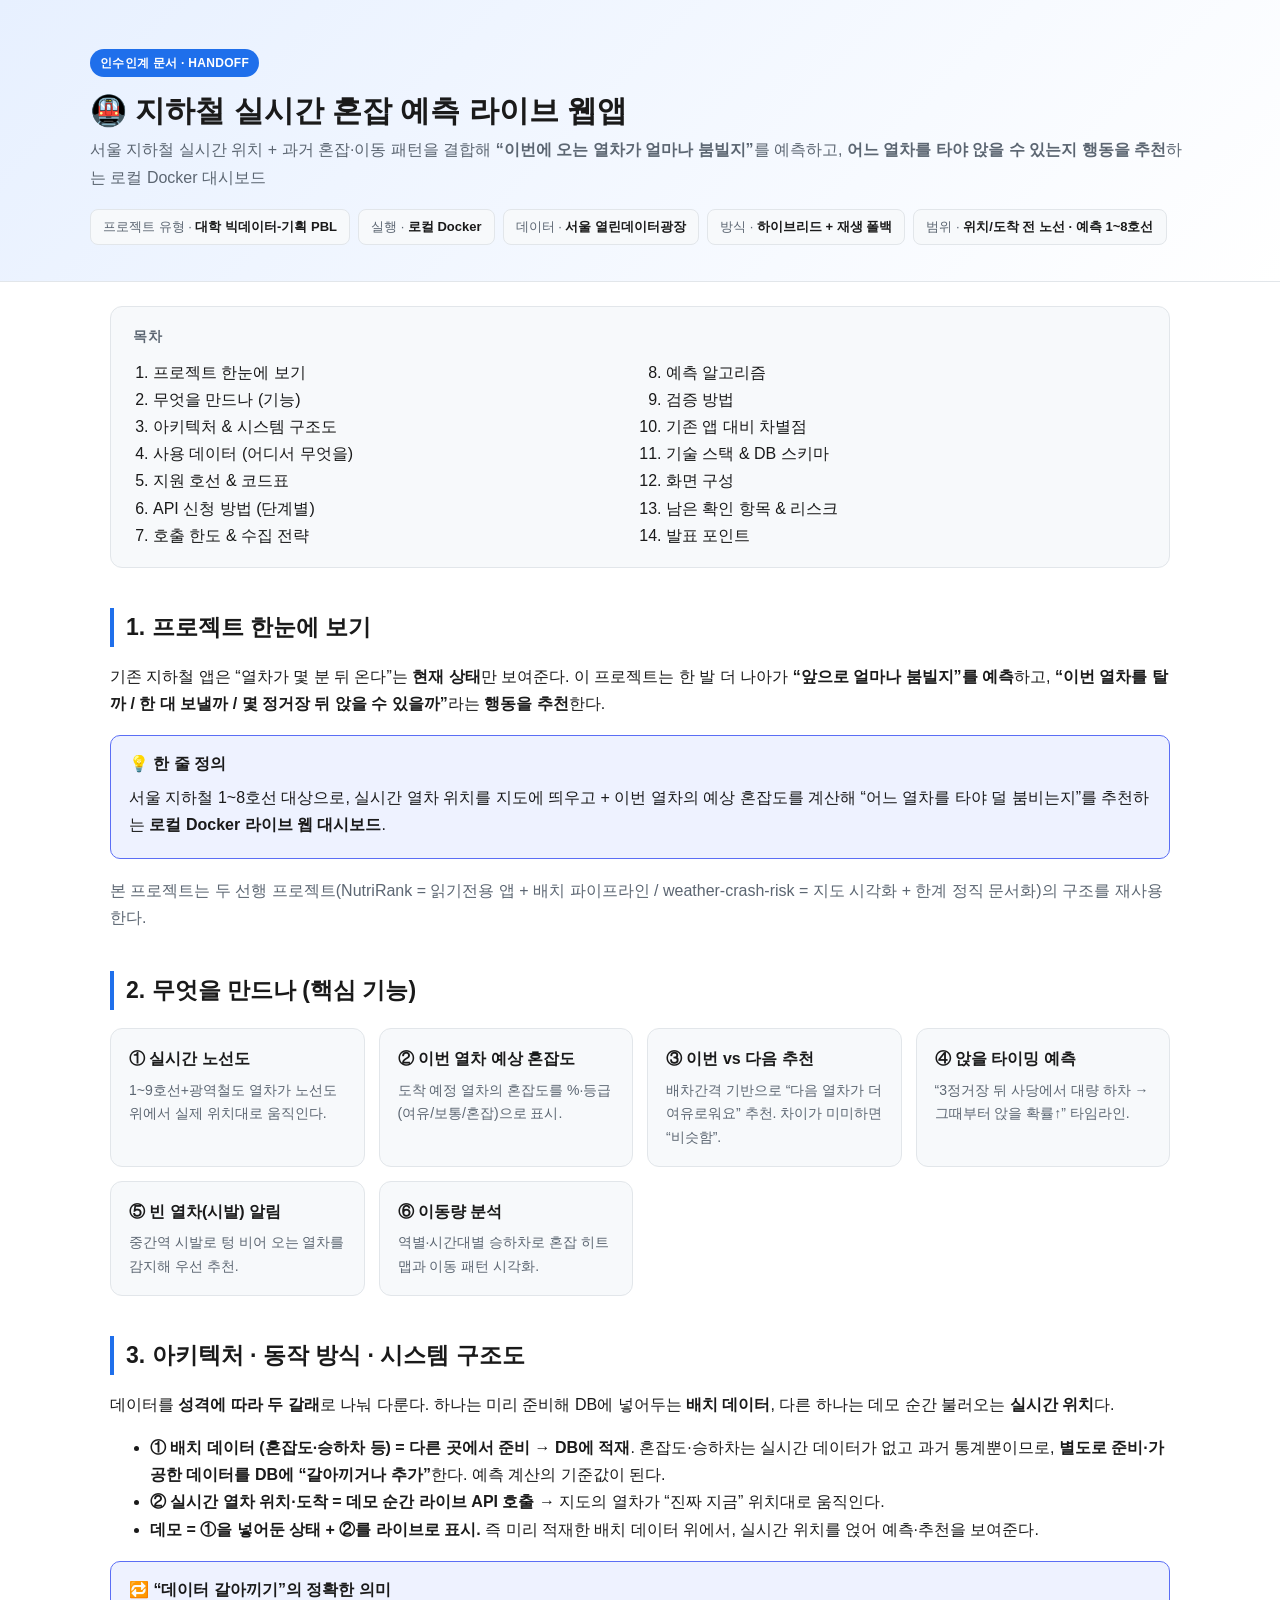
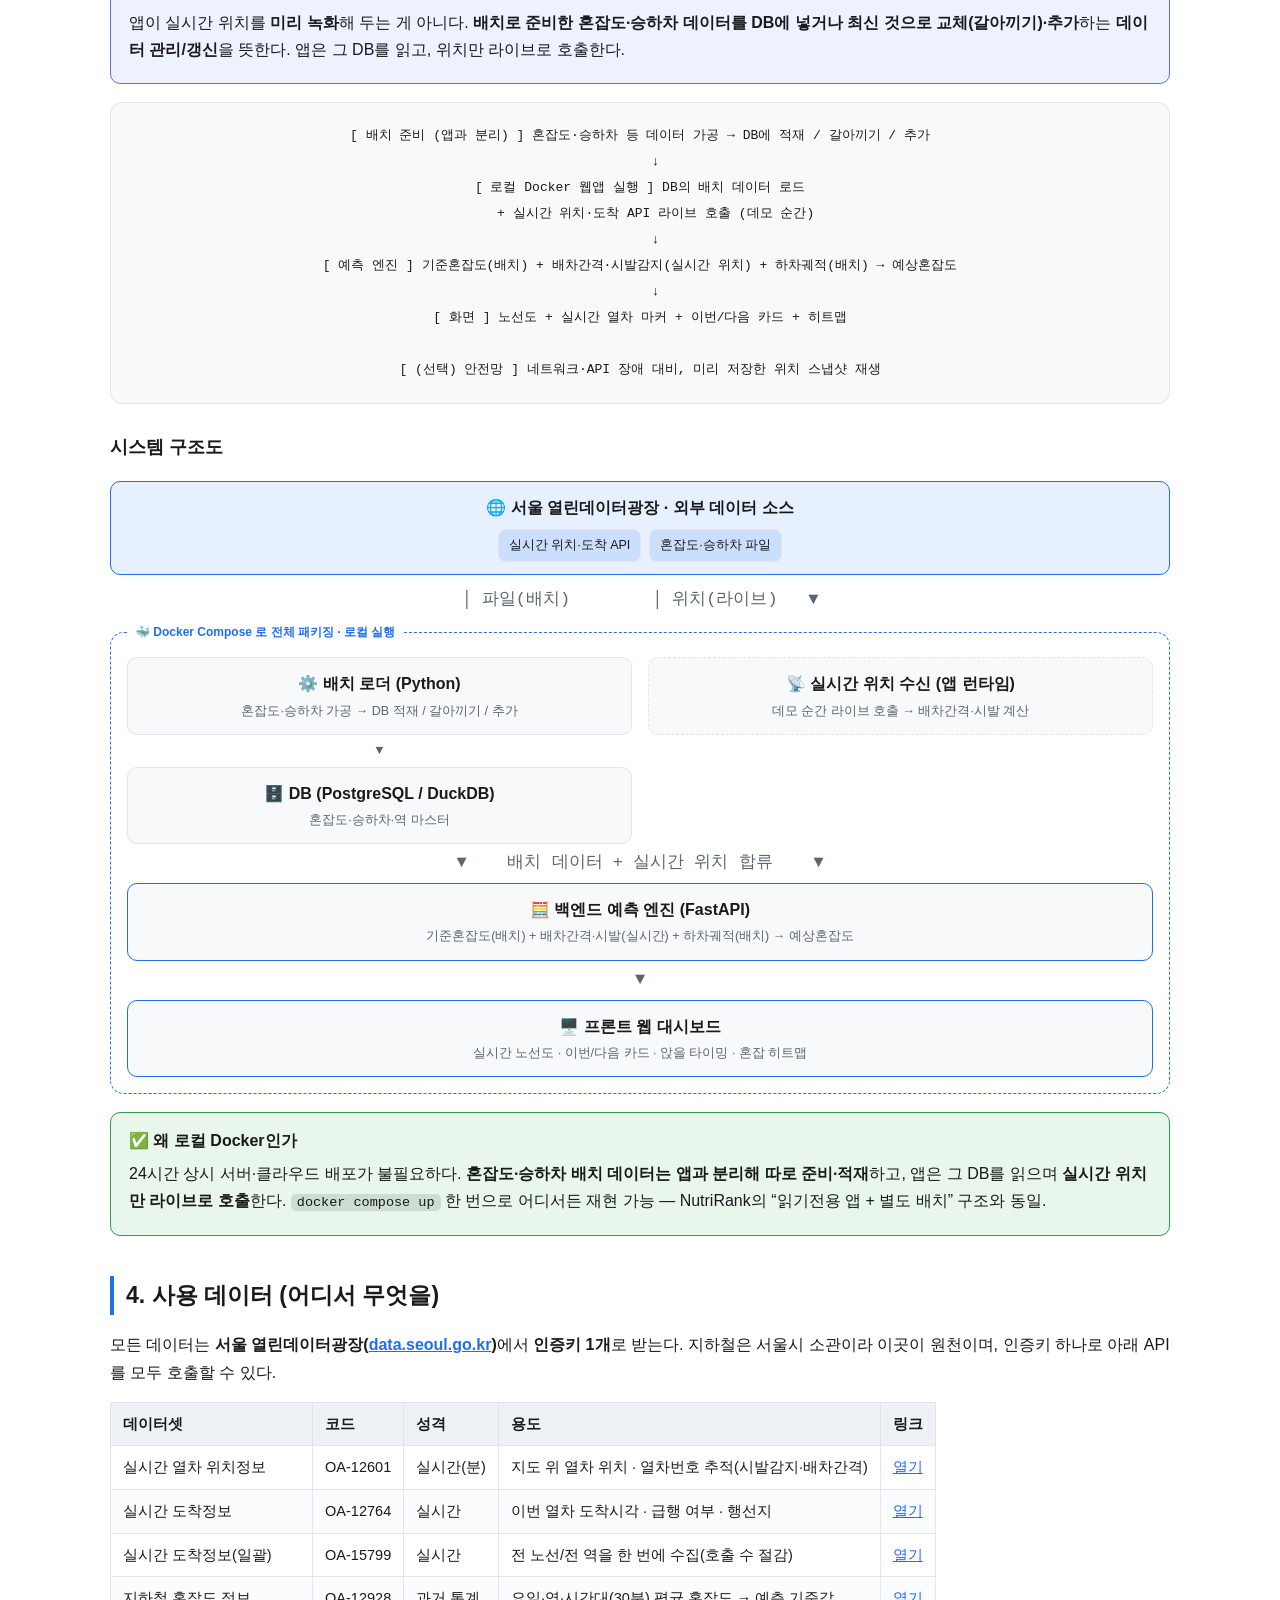
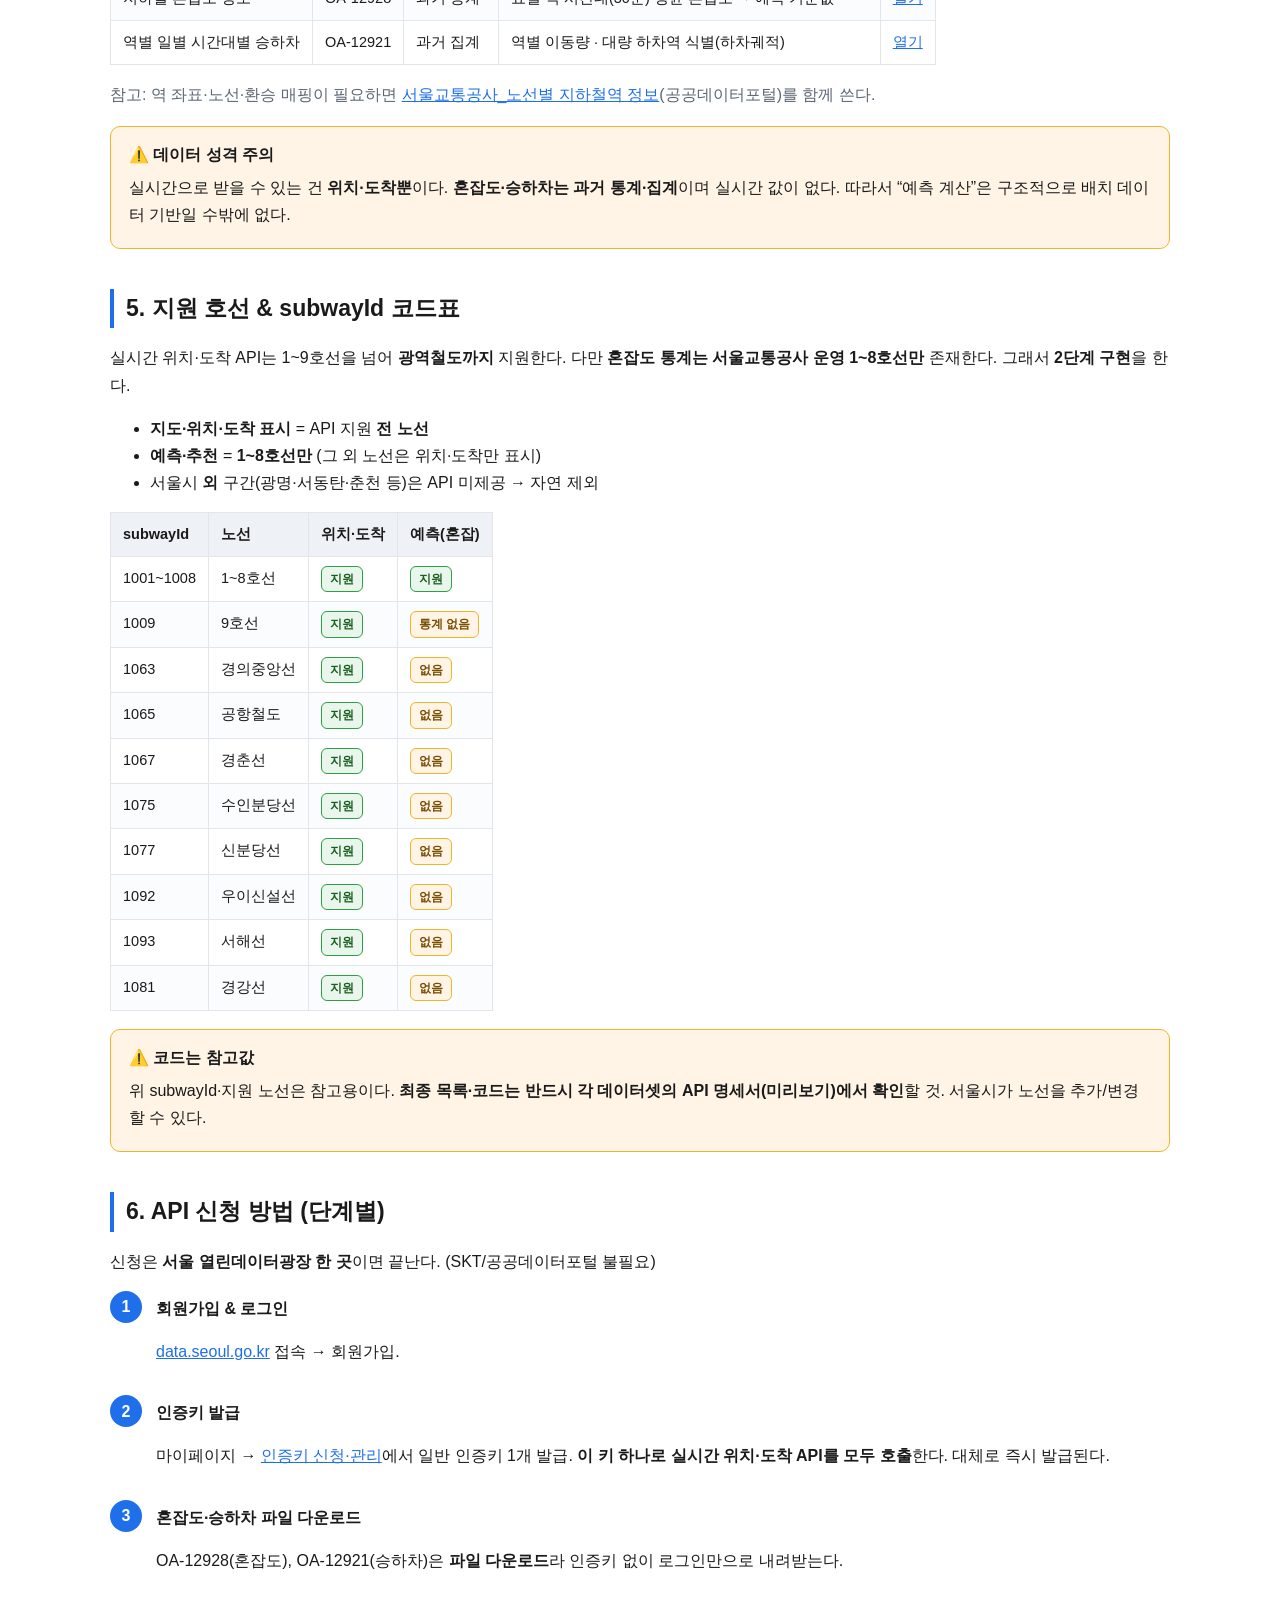
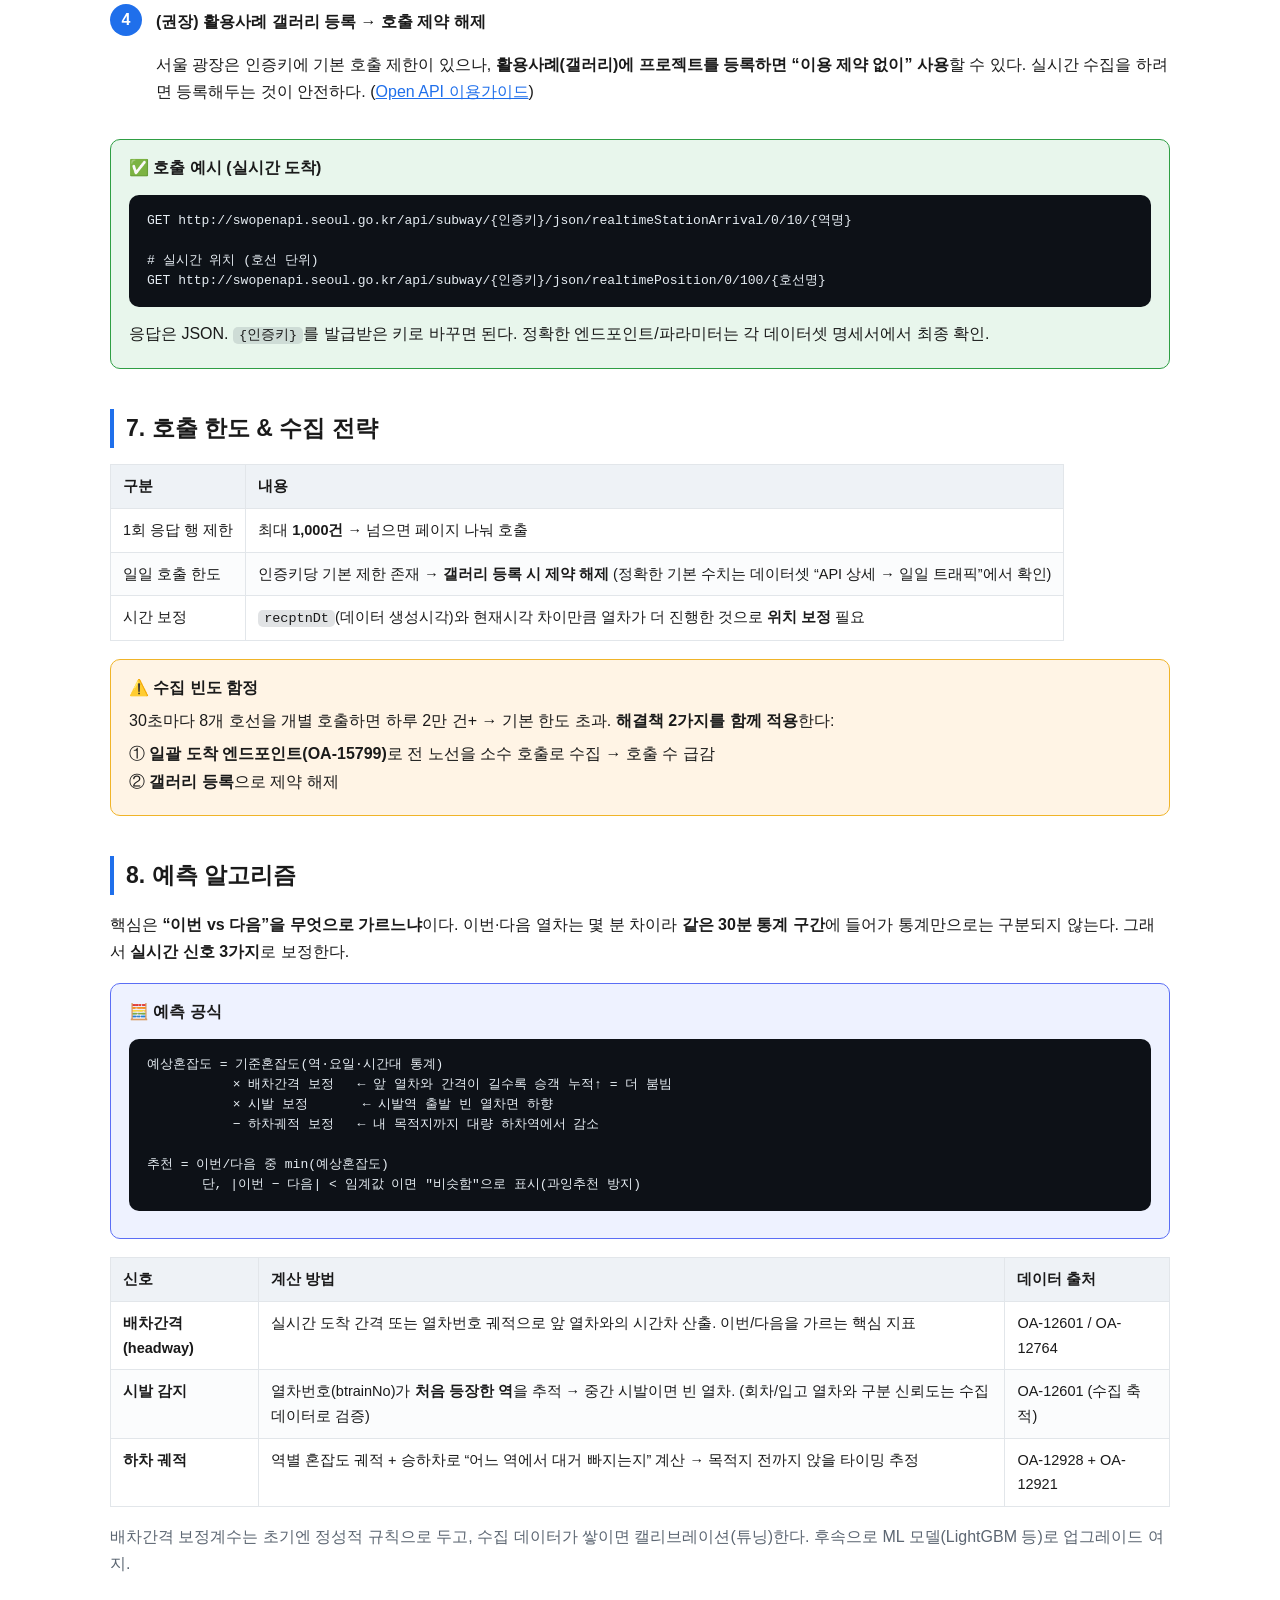
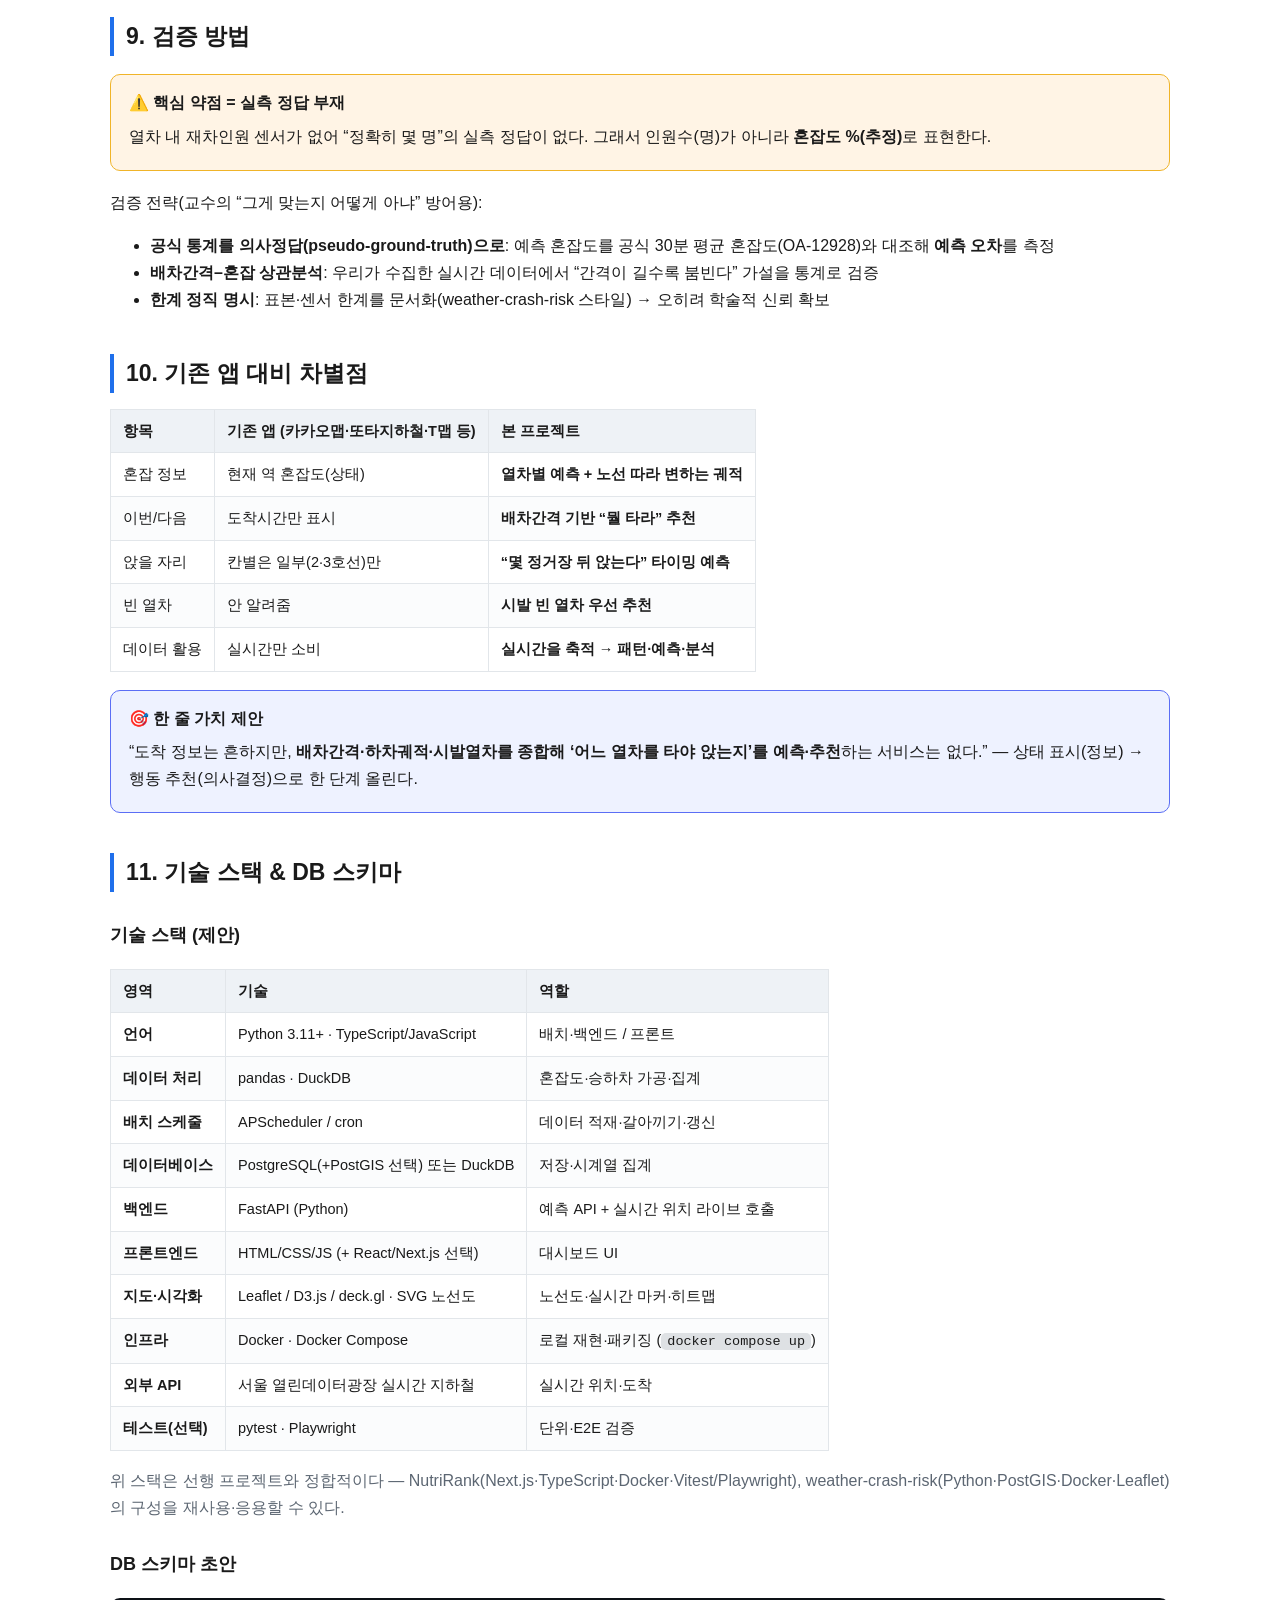
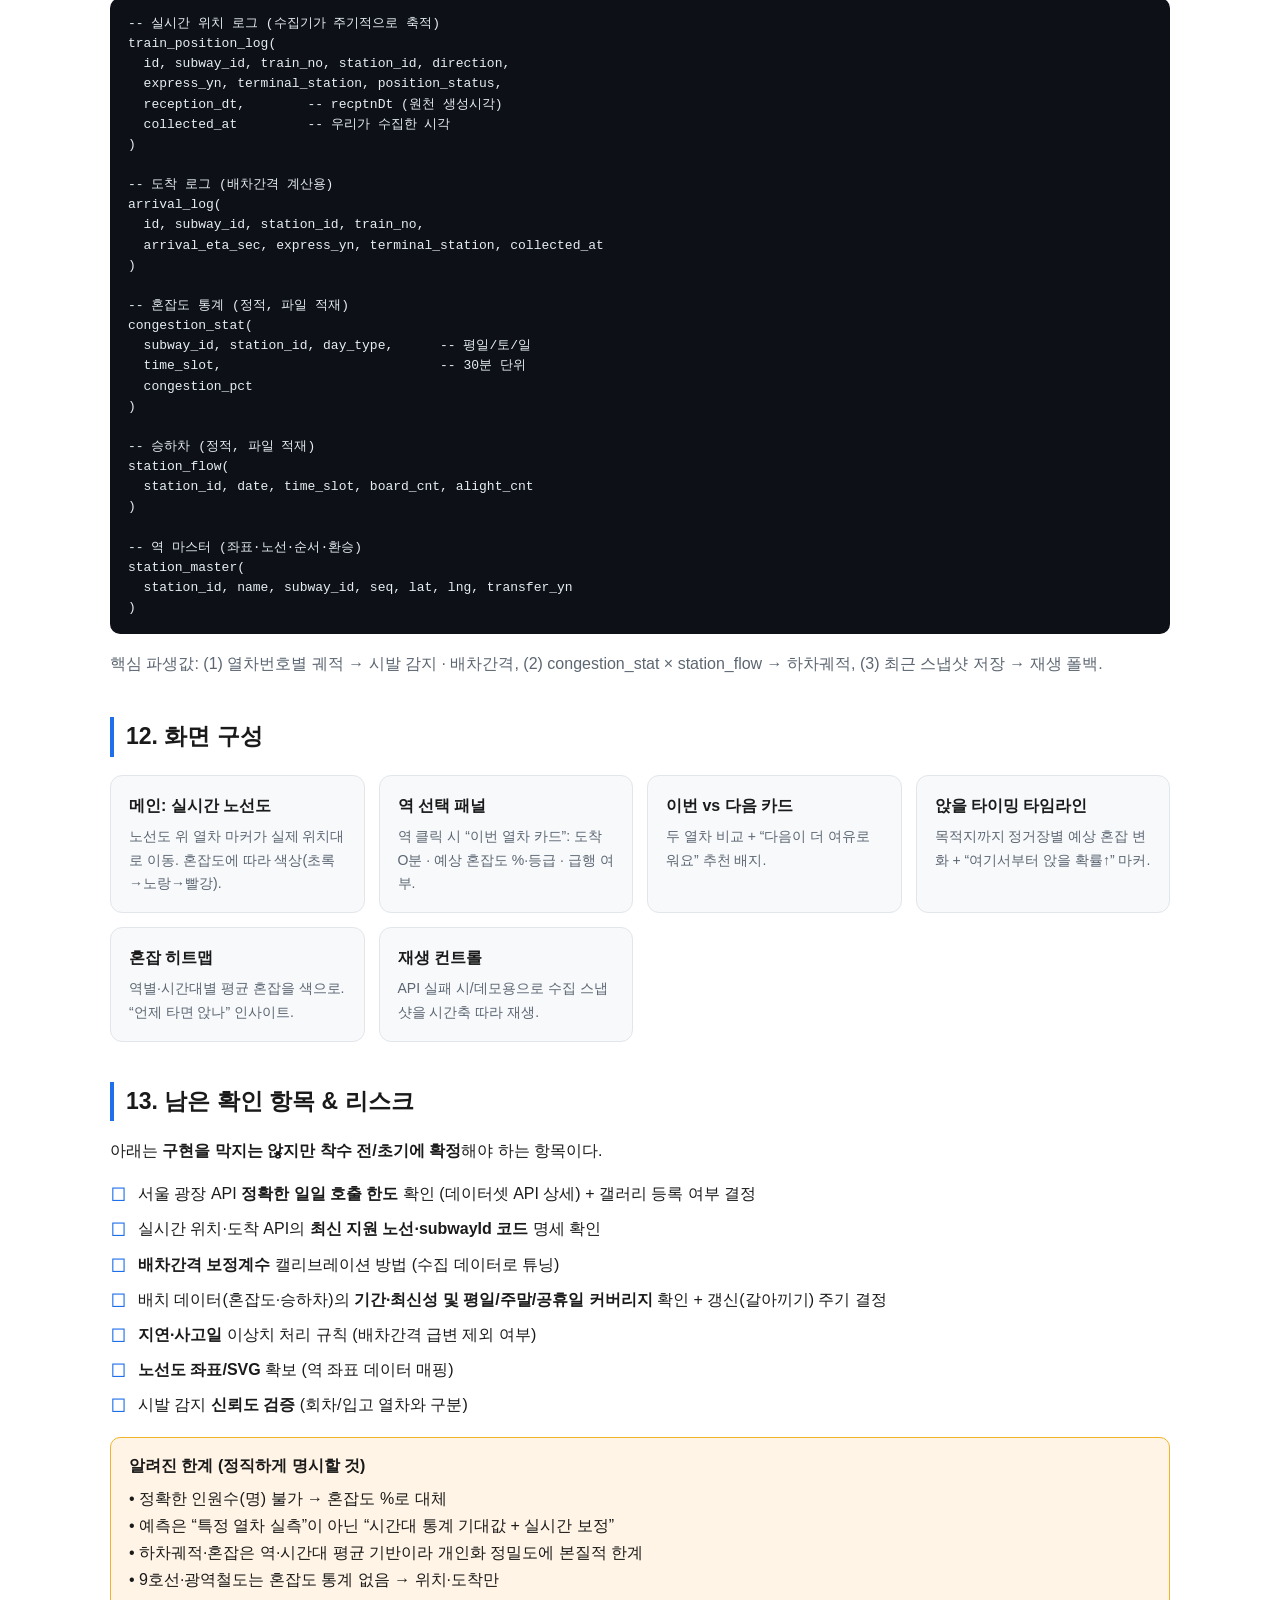
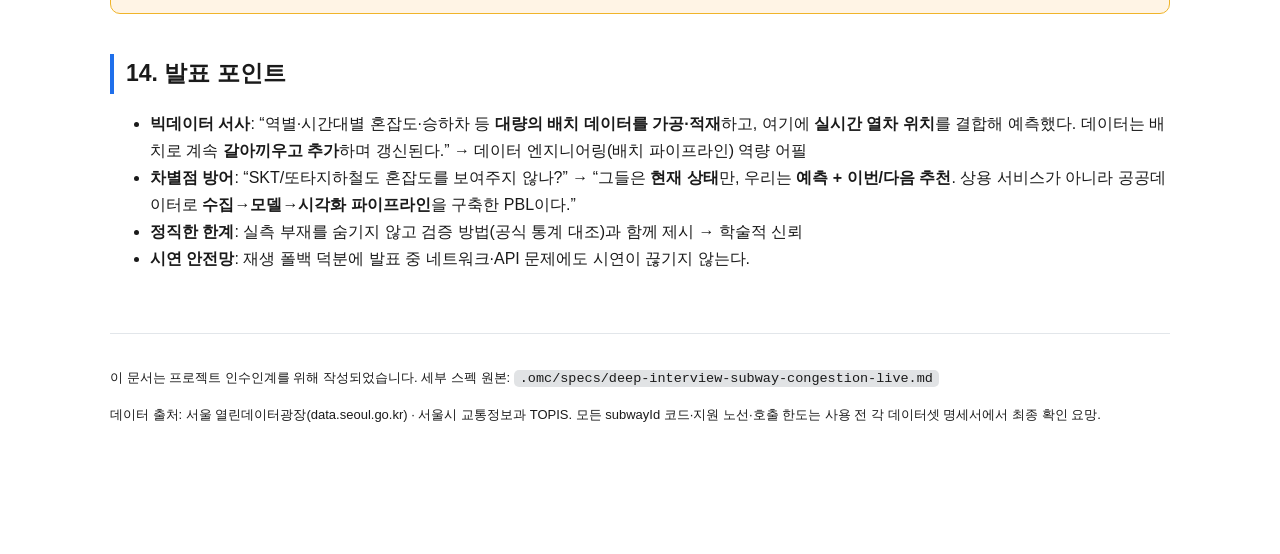
<file: 지하철-혼잡예측-인수인계.html>
<!DOCTYPE html>
<html lang="ko">
<head>
<meta charset="UTF-8">
<meta name="viewport" content="width=device-width, initial-scale=1.0">
<title>지하철 실시간 혼잡 예측 라이브 웹앱 — 인수인계 문서</title>
<style>
  :root {
    --bg: #ffffff; --fg: #1a1a1a; --muted: #5c6672; --border: #e2e6ea;
    --card: #f7f9fb; --accent: #1f6feb; --accent-soft: #e7f0ff;
    --warn-bg: #fff4e5; --warn-bd: #f0b429; --warn-fg: #7a4d00;
    --ok-bg: #e8f6ec; --ok-bd: #2f9e44; --ok-fg: #1b5e20;
    --tip-bg: #eef2ff; --tip-bd: #5b6ef5; --tip-fg: #2b3a8f;
    --code-bg: #0d1117; --code-fg: #e6edf3;
    --th-bg: #eef2f6;
  }
  @media (prefers-color-scheme: dark) {
    :root {
      --bg: #0e1116; --fg: #e6edf3; --muted: #9aa4b2; --border: #262c36;
      --card: #161b22; --accent: #58a6ff; --accent-soft: #12263f;
      --warn-bg: #2b2113; --warn-bd: #d9a441; --warn-fg: #f2d08b;
      --ok-bg: #12251a; --ok-bd: #3fb950; --ok-fg: #7ee2a0;
      --tip-bg: #171b34; --tip-bd: #7d8bf5; --tip-fg: #b8c1ff;
      --code-bg: #010409; --code-fg: #e6edf3;
      --th-bg: #1c232c;
    }
  }
  * { box-sizing: border-box; }
  body {
    margin: 0; background: var(--bg); color: var(--fg);
    font-family: "Pretendard", -apple-system, BlinkMacSystemFont, "Segoe UI", "Malgun Gothic", sans-serif;
    line-height: 1.7; font-size: 16px;
  }
  .wrap { max-width: 1100px; margin: 0 auto; padding: 0 20px 120px; }
  header.hero {
    background: linear-gradient(135deg, var(--accent-soft), transparent);
    border-bottom: 1px solid var(--border); padding: 48px 20px 36px; margin-bottom: 8px;
  }
  header.hero .inner { max-width: 1100px; margin: 0 auto; }
  .badge { display: inline-block; background: var(--accent); color: #fff; font-size: 12px;
    font-weight: 700; padding: 4px 10px; border-radius: 999px; letter-spacing: .3px; }
  h1 { font-size: 30px; margin: 14px 0 6px; line-height: 1.3; }
  .sub { color: var(--muted); font-size: 16px; margin: 0; }
  .meta-row { margin-top: 18px; display: flex; flex-wrap: wrap; gap: 8px; }
  .chip { background: var(--card); border: 1px solid var(--border); border-radius: 8px;
    padding: 6px 12px; font-size: 13px; color: var(--muted); }
  .chip b { color: var(--fg); }
  nav.toc {
    background: var(--card); border: 1px solid var(--border); border-radius: 12px;
    padding: 18px 22px; margin: 24px 0 32px;
  }
  nav.toc h2 { font-size: 14px; text-transform: uppercase; letter-spacing: .5px; color: var(--muted); margin: 0 0 10px; }
  nav.toc ol { margin: 0; padding-left: 20px; columns: 2; column-gap: 32px; }
  @media (max-width: 640px){ nav.toc ol { columns: 1; } }
  nav.toc a { color: var(--fg); text-decoration: none; }
  nav.toc a:hover { color: var(--accent); text-decoration: underline; }
  section { margin: 40px 0; scroll-margin-top: 20px; }
  h2.sec { font-size: 23px; border-left: 4px solid var(--accent); padding-left: 12px; margin-bottom: 6px; }
  h3 { font-size: 18px; margin-top: 28px; }
  p, li { color: var(--fg); }
  .muted { color: var(--muted); }
  table { width: 100%; border-collapse: collapse; margin: 16px 0; font-size: 14.5px; display: block; overflow-x: auto; }
  th, td { border: 1px solid var(--border); padding: 9px 12px; text-align: left; vertical-align: top; }
  th { background: var(--th-bg); font-weight: 700; white-space: nowrap; }
  tr:nth-child(even) td { background: color-mix(in srgb, var(--card) 55%, transparent); }
  code { background: color-mix(in srgb, var(--muted) 18%, transparent); padding: 1px 6px; border-radius: 5px;
    font-family: "SF Mono", "Consolas", "D2Coding", monospace; font-size: 13.5px; }
  pre { background: var(--code-bg); color: var(--code-fg); padding: 16px 18px; border-radius: 10px;
    overflow-x: auto; font-size: 13px; line-height: 1.55; }
  pre code { background: none; padding: 0; color: inherit; font-size: 13px; }
  .callout { border-radius: 10px; padding: 14px 18px; margin: 18px 0; border: 1px solid; }
  .callout p { margin: 6px 0; }
  .callout .c-title { font-weight: 700; margin: 0 0 4px; }
  .warn { background: var(--warn-bg); border-color: var(--warn-bd); color: var(--warn-fg); }
  .ok   { background: var(--ok-bg);   border-color: var(--ok-bd);   color: var(--ok-fg); }
  .tip  { background: var(--tip-bg);  border-color: var(--tip-bd);  color: var(--tip-fg); }
  .warn code,.ok code,.tip code { color: inherit; }
  a { color: var(--accent); }
  .grid { display: grid; grid-template-columns: repeat(auto-fit, minmax(220px, 1fr)); gap: 14px; margin: 18px 0; }
  .featcard { background: var(--card); border: 1px solid var(--border); border-radius: 12px; padding: 16px 18px; }
  .featcard h4 { margin: 0 0 6px; font-size: 16px; }
  .featcard p { margin: 0; font-size: 14px; color: var(--muted); }
  .step { display: flex; gap: 14px; margin: 14px 0; }
  .step .n { flex: 0 0 32px; height: 32px; border-radius: 50%; background: var(--accent); color: #fff;
    display: flex; align-items: center; justify-content: center; font-weight: 700; }
  .step .body { flex: 1; }
  .step .body h4 { margin: 4px 0 4px; }
  .flow { background: var(--card); border: 1px solid var(--border); border-radius: 12px; padding: 20px; text-align: center; font-family: monospace; font-size: 13px; line-height: 2; overflow-x: auto; }
  .arch-wrap { position: relative; border: 1.5px dashed var(--accent); border-radius: 14px; padding: 24px 16px 16px; margin: 12px 0 18px; }
  .arch-wrap .docker-tag { position: absolute; top: -11px; left: 16px; background: var(--bg); padding: 0 8px; font-size: 12px; font-weight: 700; color: var(--accent); }
  .arch-box { background: var(--card); border: 1px solid var(--border); border-radius: 10px; padding: 12px 16px; text-align: center; }
  .arch-box .lbl { font-weight: 700; }
  .arch-box .desc { font-size: 12.5px; color: var(--muted); display: block; margin-top: 3px; }
  .arch-box.ext { border-color: var(--accent); background: var(--accent-soft); }
  .arch-box.accent { border-color: var(--accent); }
  .arch-box.live { border-style: dashed; }
  .arch-arrow { text-align: center; color: var(--muted); font-size: 17px; padding: 5px 0; font-family: monospace; }
  .arch-branch { display: grid; grid-template-columns: 1fr 1fr; gap: 16px; }
  @media (max-width: 640px){ .arch-branch { grid-template-columns: 1fr; } }
  .arch-col { display: flex; flex-direction: column; }
  .arch-col .arch-arrow { font-size: 13px; }
  .arch-sub { display: flex; gap: 8px; flex-wrap: wrap; justify-content: center; margin-top: 8px; }
  .arch-sub .pillbox { background: color-mix(in srgb, var(--accent) 14%, transparent); border: 1px solid var(--border); border-radius: 8px; padding: 5px 10px; font-size: 12.5px; }
  .stack-cat { font-weight: 700; white-space: nowrap; }
  .pill { display:inline-block; font-size:12px; font-weight:700; padding:2px 8px; border-radius:6px; }
  .pill.y { background: var(--ok-bg); color: var(--ok-fg); border:1px solid var(--ok-bd); }
  .pill.n { background: var(--warn-bg); color: var(--warn-fg); border:1px solid var(--warn-bd); }
  footer { border-top: 1px solid var(--border); margin-top: 60px; padding-top: 20px; color: var(--muted); font-size: 13px; }
  .checklist { list-style: none; padding-left: 0; }
  .checklist li { padding-left: 28px; position: relative; margin: 8px 0; }
  .checklist li::before { content: "☐"; position: absolute; left: 0; font-size: 18px; color: var(--accent); }
  @media print {
    header.hero { background: none; }
    nav.toc { break-inside: avoid; }
    section { break-inside: avoid-page; }
    pre, table, .callout { break-inside: avoid; }
    a { color: inherit; text-decoration: none; }
  }
</style>
</head>
<body>
<header class="hero">
  <div class="inner">
    <span class="badge">인수인계 문서 · HANDOFF</span>
    <h1>🚇 지하철 실시간 혼잡 예측 라이브 웹앱</h1>
    <p class="sub">서울 지하철 실시간 위치 + 과거 혼잡·이동 패턴을 결합해 <b>“이번에 오는 열차가 얼마나 붐빌지”</b>를 예측하고, <b>어느 열차를 타야 앉을 수 있는지 행동을 추천</b>하는 로컬 Docker 대시보드</p>
    <div class="meta-row">
      <span class="chip">프로젝트 유형 · <b>대학 빅데이터-기획 PBL</b></span>
      <span class="chip">실행 · <b>로컬 Docker</b></span>
      <span class="chip">데이터 · <b>서울 열린데이터광장</b></span>
      <span class="chip">방식 · <b>하이브리드 + 재생 폴백</b></span>
      <span class="chip">범위 · <b>위치/도착 전 노선 · 예측 1~8호선</b></span>
    </div>
  </div>
</header>

<div class="wrap">

<nav class="toc">
  <h2>목차</h2>
  <ol>
    <li><a href="#overview">프로젝트 한눈에 보기</a></li>
    <li><a href="#what">무엇을 만드나 (기능)</a></li>
    <li><a href="#arch">아키텍처 & 시스템 구조도</a></li>
    <li><a href="#data">사용 데이터 (어디서 무엇을)</a></li>
    <li><a href="#lines">지원 호선 & 코드표</a></li>
    <li><a href="#apply">API 신청 방법 (단계별)</a></li>
    <li><a href="#limit">호출 한도 & 수집 전략</a></li>
    <li><a href="#algo">예측 알고리즘</a></li>
    <li><a href="#verify">검증 방법</a></li>
    <li><a href="#diff">기존 앱 대비 차별점</a></li>
    <li><a href="#stack">기술 스택 & DB 스키마</a></li>
    <li><a href="#view">화면 구성</a></li>
    <li><a href="#todo">남은 확인 항목 & 리스크</a></li>
    <li><a href="#present">발표 포인트</a></li>
  </ol>
</nav>

<section id="overview">
  <h2 class="sec">1. 프로젝트 한눈에 보기</h2>
  <p>기존 지하철 앱은 “열차가 몇 분 뒤 온다”는 <b>현재 상태</b>만 보여준다. 이 프로젝트는 한 발 더 나아가 <b>“앞으로 얼마나 붐빌지”를 예측</b>하고, <b>“이번 열차를 탈까 / 한 대 보낼까 / 몇 정거장 뒤 앉을 수 있을까”</b>라는 <b>행동을 추천</b>한다.</p>
  <div class="callout tip">
    <p class="c-title">💡 한 줄 정의</p>
    <p>서울 지하철 1~8호선 대상으로, 실시간 열차 위치를 지도에 띄우고 + 이번 열차의 예상 혼잡도를 계산해 “어느 열차를 타야 덜 붐비는지”를 추천하는 <b>로컬 Docker 라이브 웹 대시보드</b>.</p>
  </div>
  <p class="muted">본 프로젝트는 두 선행 프로젝트(NutriRank = 읽기전용 앱 + 배치 파이프라인 / weather-crash-risk = 지도 시각화 + 한계 정직 문서화)의 구조를 재사용한다.</p>
</section>

<section id="what">
  <h2 class="sec">2. 무엇을 만드나 (핵심 기능)</h2>
  <div class="grid">
    <div class="featcard"><h4>① 실시간 노선도</h4><p>1~9호선+광역철도 열차가 노선도 위에서 실제 위치대로 움직인다.</p></div>
    <div class="featcard"><h4>② 이번 열차 예상 혼잡도</h4><p>도착 예정 열차의 혼잡도를 %·등급(여유/보통/혼잡)으로 표시.</p></div>
    <div class="featcard"><h4>③ 이번 vs 다음 추천</h4><p>배차간격 기반으로 “다음 열차가 더 여유로워요” 추천. 차이가 미미하면 “비슷함”.</p></div>
    <div class="featcard"><h4>④ 앉을 타이밍 예측</h4><p>“3정거장 뒤 사당에서 대량 하차 → 그때부터 앉을 확률↑” 타임라인.</p></div>
    <div class="featcard"><h4>⑤ 빈 열차(시발) 알림</h4><p>중간역 시발로 텅 비어 오는 열차를 감지해 우선 추천.</p></div>
    <div class="featcard"><h4>⑥ 이동량 분석</h4><p>역별·시간대별 승하차로 혼잡 히트맵과 이동 패턴 시각화.</p></div>
  </div>
</section>

<section id="arch">
  <h2 class="sec">3. 아키텍처 · 동작 방식 · 시스템 구조도</h2>
  <p>데이터를 <b>성격에 따라 두 갈래</b>로 나눠 다룬다. 하나는 미리 준비해 DB에 넣어두는 <b>배치 데이터</b>, 다른 하나는 데모 순간 불러오는 <b>실시간 위치</b>다.</p>
  <ul>
    <li><b>① 배치 데이터 (혼잡도·승하차 등) = 다른 곳에서 준비 → DB에 적재</b>. 혼잡도·승하차는 실시간 데이터가 없고 과거 통계뿐이므로, <b>별도로 준비·가공한 데이터를 DB에 “갈아끼거나 추가”</b>한다. 예측 계산의 기준값이 된다.</li>
    <li><b>② 실시간 열차 위치·도착 = 데모 순간 라이브 API 호출</b> → 지도의 열차가 “진짜 지금” 위치대로 움직인다.</li>
    <li><b>데모 = ①을 넣어둔 상태 + ②를 라이브로 표시.</b> 즉 미리 적재한 배치 데이터 위에서, 실시간 위치를 얹어 예측·추천을 보여준다.</li>
  </ul>
  <div class="callout tip">
    <p class="c-title">🔁 “데이터 갈아끼기”의 정확한 의미</p>
    <p>앱이 실시간 위치를 <b>미리 녹화</b>해 두는 게 아니다. <b>배치로 준비한 혼잡도·승하차 데이터를 DB에 넣거나 최신 것으로 교체(갈아끼기)·추가</b>하는 <b>데이터 관리/갱신</b>을 뜻한다. 앱은 그 DB를 읽고, 위치만 라이브로 호출한다.</p>
  </div>
  <div class="flow">
[ 배치 준비 (앱과 분리) ]  혼잡도·승하차 등 데이터 가공 → DB에 적재 / 갈아끼기 / 추가<br>
&nbsp;&nbsp;&nbsp;&nbsp;&darr;<br>
[ 로컬 Docker 웹앱 실행 ]  DB의 배치 데이터 로드<br>
&nbsp;&nbsp;&nbsp;&nbsp;+  실시간 위치·도착 API 라이브 호출 (데모 순간)<br>
&nbsp;&nbsp;&nbsp;&nbsp;&darr;<br>
[ 예측 엔진 ]  기준혼잡도(배치) + 배차간격·시발감지(실시간 위치) + 하차궤적(배치) → 예상혼잡도<br>
&nbsp;&nbsp;&nbsp;&nbsp;&darr;<br>
[ 화면 ]  노선도 + 실시간 열차 마커 + 이번/다음 카드 + 히트맵<br>
<br>
[ (선택) 안전망 ]  네트워크·API 장애 대비, 미리 저장한 위치 스냅샷 재생
  </div>

  <h3>시스템 구조도</h3>
  <div class="arch-box ext" style="margin-bottom:6px;">
    <span class="lbl">🌐 서울 열린데이터광장 · 외부 데이터 소스</span>
    <div class="arch-sub">
      <span class="pillbox">실시간 위치·도착 API</span>
      <span class="pillbox">혼잡도·승하차 파일</span>
    </div>
  </div>
  <div class="arch-arrow">│ 파일(배치) &nbsp;&nbsp;&nbsp;&nbsp;&nbsp;&nbsp; │ 위치(라이브) &nbsp; ▼</div>
  <div class="arch-wrap">
    <span class="docker-tag">🐳 Docker Compose 로 전체 패키징 · 로컬 실행</span>
    <div class="arch-branch">
      <div class="arch-col">
        <div class="arch-box"><span class="lbl">⚙️ 배치 로더 (Python)</span><span class="desc">혼잡도·승하차 가공 → DB 적재 / 갈아끼기 / 추가</span></div>
        <div class="arch-arrow">▼</div>
        <div class="arch-box"><span class="lbl">🗄️ DB (PostgreSQL / DuckDB)</span><span class="desc">혼잡도·승하차·역 마스터</span></div>
      </div>
      <div class="arch-col">
        <div class="arch-box live"><span class="lbl">📡 실시간 위치 수신 (앱 런타임)</span><span class="desc">데모 순간 라이브 호출 → 배차간격·시발 계산</span></div>
      </div>
    </div>
    <div class="arch-arrow">▼ &nbsp;&nbsp; 배치 데이터 + 실시간 위치 합류 &nbsp;&nbsp; ▼</div>
    <div class="arch-box accent"><span class="lbl">🧮 백엔드 예측 엔진 (FastAPI)</span><span class="desc">기준혼잡도(배치) + 배차간격·시발(실시간) + 하차궤적(배치) → 예상혼잡도</span></div>
    <div class="arch-arrow">▼</div>
    <div class="arch-box accent"><span class="lbl">🖥️ 프론트 웹 대시보드</span><span class="desc">실시간 노선도 · 이번/다음 카드 · 앉을 타이밍 · 혼잡 히트맵</span></div>
  </div>

  <div class="callout ok">
    <p class="c-title">✅ 왜 로컬 Docker인가</p>
    <p>24시간 상시 서버·클라우드 배포가 불필요하다. <b>혼잡도·승하차 배치 데이터는 앱과 분리해 따로 준비·적재</b>하고, 앱은 그 DB를 읽으며 <b>실시간 위치만 라이브로 호출</b>한다. <code>docker compose up</code> 한 번으로 어디서든 재현 가능 — NutriRank의 “읽기전용 앱 + 별도 배치” 구조와 동일.</p>
  </div>
</section>

<section id="data">
  <h2 class="sec">4. 사용 데이터 (어디서 무엇을)</h2>
  <p>모든 데이터는 <b>서울 열린데이터광장(<a href="https://data.seoul.go.kr">data.seoul.go.kr</a>)</b>에서 <b>인증키 1개</b>로 받는다. 지하철은 서울시 소관이라 이곳이 원천이며, 인증키 하나로 아래 API를 모두 호출할 수 있다.</p>
  <table>
    <thead><tr><th>데이터셋</th><th>코드</th><th>성격</th><th>용도</th><th>링크</th></tr></thead>
    <tbody>
      <tr><td>실시간 열차 위치정보</td><td>OA-12601</td><td>실시간(분)</td><td>지도 위 열차 위치 · 열차번호 추적(시발감지·배차간격)</td><td><a href="https://data.seoul.go.kr/dataList/OA-12601/A/1/datasetView.do">열기</a></td></tr>
      <tr><td>실시간 도착정보</td><td>OA-12764</td><td>실시간</td><td>이번 열차 도착시각 · 급행 여부 · 행선지</td><td><a href="https://data.seoul.go.kr/dataList/OA-12764/F/1/datasetView.do">열기</a></td></tr>
      <tr><td>실시간 도착정보(일괄)</td><td>OA-15799</td><td>실시간</td><td>전 노선/전 역을 한 번에 수집(호출 수 절감)</td><td><a href="https://data.seoul.go.kr/dataList/OA-15799/A/1/datasetView.do">열기</a></td></tr>
      <tr><td>지하철 혼잡도 정보</td><td>OA-12928</td><td>과거 통계</td><td>요일·역·시간대(30분) 평균 혼잡도 → 예측 기준값</td><td><a href="https://data.seoul.go.kr/dataList/OA-12928/F/1/datasetView.do">열기</a></td></tr>
      <tr><td>역별 일별 시간대별 승하차</td><td>OA-12921</td><td>과거 집계</td><td>역별 이동량 · 대량 하차역 식별(하차궤적)</td><td><a href="https://data.seoul.go.kr/dataList/OA-12921/F/1/datasetView.do">열기</a></td></tr>
    </tbody>
  </table>
  <p class="muted">참고: 역 좌표·노선·환승 매핑이 필요하면 <a href="https://www.data.go.kr/data/15058404/openapi.do">서울교통공사_노선별 지하철역 정보</a>(공공데이터포털)를 함께 쓴다.</p>
  <div class="callout warn">
    <p class="c-title">⚠️ 데이터 성격 주의</p>
    <p>실시간으로 받을 수 있는 건 <b>위치·도착뿐</b>이다. <b>혼잡도·승하차는 과거 통계·집계</b>이며 실시간 값이 없다. 따라서 “예측 계산”은 구조적으로 배치 데이터 기반일 수밖에 없다.</p>
  </div>
</section>

<section id="lines">
  <h2 class="sec">5. 지원 호선 & subwayId 코드표</h2>
  <p>실시간 위치·도착 API는 1~9호선을 넘어 <b>광역철도까지</b> 지원한다. 다만 <b>혼잡도 통계는 서울교통공사 운영 1~8호선만</b> 존재한다. 그래서 <b>2단계 구현</b>을 한다.</p>
  <ul>
    <li><b>지도·위치·도착 표시</b> = API 지원 <b>전 노선</b></li>
    <li><b>예측·추천</b> = <b>1~8호선만</b> (그 외 노선은 위치·도착만 표시)</li>
    <li>서울시 <b>외</b> 구간(광명·서동탄·춘천 등)은 API 미제공 → 자연 제외</li>
  </ul>
  <table>
    <thead><tr><th>subwayId</th><th>노선</th><th>위치·도착</th><th>예측(혼잡)</th></tr></thead>
    <tbody>
      <tr><td>1001~1008</td><td>1~8호선</td><td><span class="pill y">지원</span></td><td><span class="pill y">지원</span></td></tr>
      <tr><td>1009</td><td>9호선</td><td><span class="pill y">지원</span></td><td><span class="pill n">통계 없음</span></td></tr>
      <tr><td>1063</td><td>경의중앙선</td><td><span class="pill y">지원</span></td><td><span class="pill n">없음</span></td></tr>
      <tr><td>1065</td><td>공항철도</td><td><span class="pill y">지원</span></td><td><span class="pill n">없음</span></td></tr>
      <tr><td>1067</td><td>경춘선</td><td><span class="pill y">지원</span></td><td><span class="pill n">없음</span></td></tr>
      <tr><td>1075</td><td>수인분당선</td><td><span class="pill y">지원</span></td><td><span class="pill n">없음</span></td></tr>
      <tr><td>1077</td><td>신분당선</td><td><span class="pill y">지원</span></td><td><span class="pill n">없음</span></td></tr>
      <tr><td>1092</td><td>우이신설선</td><td><span class="pill y">지원</span></td><td><span class="pill n">없음</span></td></tr>
      <tr><td>1093</td><td>서해선</td><td><span class="pill y">지원</span></td><td><span class="pill n">없음</span></td></tr>
      <tr><td>1081</td><td>경강선</td><td><span class="pill y">지원</span></td><td><span class="pill n">없음</span></td></tr>
    </tbody>
  </table>
  <div class="callout warn">
    <p class="c-title">⚠️ 코드는 참고값</p>
    <p>위 subwayId·지원 노선은 참고용이다. <b>최종 목록·코드는 반드시 각 데이터셋의 API 명세서(미리보기)에서 확인</b>할 것. 서울시가 노선을 추가/변경할 수 있다.</p>
  </div>
</section>

<section id="apply">
  <h2 class="sec">6. API 신청 방법 (단계별)</h2>
  <p>신청은 <b>서울 열린데이터광장 한 곳</b>이면 끝난다. (SKT/공공데이터포털 불필요)</p>
  <div class="step"><div class="n">1</div><div class="body">
    <h4>회원가입 & 로그인</h4>
    <p><a href="https://data.seoul.go.kr">data.seoul.go.kr</a> 접속 → 회원가입.</p>
  </div></div>
  <div class="step"><div class="n">2</div><div class="body">
    <h4>인증키 발급</h4>
    <p>마이페이지 → <a href="https://data.seoul.go.kr/together/mypage/actKey.do">인증키 신청·관리</a>에서 일반 인증키 1개 발급. <b>이 키 하나로 실시간 위치·도착 API를 모두 호출</b>한다. 대체로 즉시 발급된다.</p>
  </div></div>
  <div class="step"><div class="n">3</div><div class="body">
    <h4>혼잡도·승하차 파일 다운로드</h4>
    <p>OA-12928(혼잡도), OA-12921(승하차)은 <b>파일 다운로드</b>라 인증키 없이 로그인만으로 내려받는다.</p>
  </div></div>
  <div class="step"><div class="n">4</div><div class="body">
    <h4>(권장) 활용사례 갤러리 등록 → 호출 제약 해제</h4>
    <p>서울 광장은 인증키에 기본 호출 제한이 있으나, <b>활용사례(갤러리)에 프로젝트를 등록하면 “이용 제약 없이” 사용</b>할 수 있다. 실시간 수집을 하려면 등록해두는 것이 안전하다. (<a href="https://data.seoul.go.kr/together/guide/useGuide.do">Open API 이용가이드</a>)</p>
  </div></div>
  <div class="callout ok">
    <p class="c-title">✅ 호출 예시 (실시간 도착)</p>
    <pre><code>GET http://swopenapi.seoul.go.kr/api/subway/{인증키}/json/realtimeStationArrival/0/10/{역명}

# 실시간 위치 (호선 단위)
GET http://swopenapi.seoul.go.kr/api/subway/{인증키}/json/realtimePosition/0/100/{호선명}</code></pre>
    <p>응답은 JSON. <code>{인증키}</code>를 발급받은 키로 바꾸면 된다. 정확한 엔드포인트/파라미터는 각 데이터셋 명세서에서 최종 확인.</p>
  </div>
</section>

<section id="limit">
  <h2 class="sec">7. 호출 한도 & 수집 전략</h2>
  <table>
    <thead><tr><th>구분</th><th>내용</th></tr></thead>
    <tbody>
      <tr><td>1회 응답 행 제한</td><td>최대 <b>1,000건</b> → 넘으면 페이지 나눠 호출</td></tr>
      <tr><td>일일 호출 한도</td><td>인증키당 기본 제한 존재 → <b>갤러리 등록 시 제약 해제</b> (정확한 기본 수치는 데이터셋 “API 상세 → 일일 트래픽”에서 확인)</td></tr>
      <tr><td>시간 보정</td><td><code>recptnDt</code>(데이터 생성시각)와 현재시각 차이만큼 열차가 더 진행한 것으로 <b>위치 보정</b> 필요</td></tr>
    </tbody>
  </table>
  <div class="callout warn">
    <p class="c-title">⚠️ 수집 빈도 함정</p>
    <p>30초마다 8개 호선을 개별 호출하면 하루 2만 건+ → 기본 한도 초과. <b>해결책 2가지를 함께 적용</b>한다:</p>
    <p>① <b>일괄 도착 엔드포인트(OA-15799)</b>로 전 노선을 소수 호출로 수집 → 호출 수 급감<br>② <b>갤러리 등록</b>으로 제약 해제</p>
  </div>
</section>

<section id="algo">
  <h2 class="sec">8. 예측 알고리즘</h2>
  <p>핵심은 <b>“이번 vs 다음”을 무엇으로 가르느냐</b>이다. 이번·다음 열차는 몇 분 차이라 <b>같은 30분 통계 구간</b>에 들어가 통계만으로는 구분되지 않는다. 그래서 <b>실시간 신호 3가지</b>로 보정한다.</p>
  <div class="callout tip">
    <p class="c-title">🧮 예측 공식</p>
    <pre><code>예상혼잡도 = 기준혼잡도(역·요일·시간대 통계)
           × 배차간격 보정   ← 앞 열차와 간격이 길수록 승객 누적↑ = 더 붐빔
           × 시발 보정       ← 시발역 출발 빈 열차면 하향
           − 하차궤적 보정   ← 내 목적지까지 대량 하차역에서 감소

추천 = 이번/다음 중 min(예상혼잡도)
       단, |이번 − 다음| < 임계값 이면 "비슷함"으로 표시(과잉추천 방지)</code></pre>
  </div>
  <table>
    <thead><tr><th>신호</th><th>계산 방법</th><th>데이터 출처</th></tr></thead>
    <tbody>
      <tr><td><b>배차간격(headway)</b></td><td>실시간 도착 간격 또는 열차번호 궤적으로 앞 열차와의 시간차 산출. 이번/다음을 가르는 핵심 지표</td><td>OA-12601 / OA-12764</td></tr>
      <tr><td><b>시발 감지</b></td><td>열차번호(btrainNo)가 <b>처음 등장한 역</b>을 추적 → 중간 시발이면 빈 열차. (회차/입고 열차와 구분 신뢰도는 수집 데이터로 검증)</td><td>OA-12601 (수집 축적)</td></tr>
      <tr><td><b>하차 궤적</b></td><td>역별 혼잡도 궤적 + 승하차로 “어느 역에서 대거 빠지는지” 계산 → 목적지 전까지 앉을 타이밍 추정</td><td>OA-12928 + OA-12921</td></tr>
    </tbody>
  </table>
  <p class="muted">배차간격 보정계수는 초기엔 정성적 규칙으로 두고, 수집 데이터가 쌓이면 캘리브레이션(튜닝)한다. 후속으로 ML 모델(LightGBM 등)로 업그레이드 여지.</p>
</section>

<section id="verify">
  <h2 class="sec">9. 검증 방법</h2>
  <div class="callout warn">
    <p class="c-title">⚠️ 핵심 약점 = 실측 정답 부재</p>
    <p>열차 내 재차인원 센서가 없어 “정확히 몇 명”의 실측 정답이 없다. 그래서 인원수(명)가 아니라 <b>혼잡도 %(추정)</b>로 표현한다.</p>
  </div>
  <p>검증 전략(교수의 “그게 맞는지 어떻게 아냐” 방어용):</p>
  <ul>
    <li><b>공식 통계를 의사정답(pseudo-ground-truth)으로</b>: 예측 혼잡도를 공식 30분 평균 혼잡도(OA-12928)와 대조해 <b>예측 오차</b>를 측정</li>
    <li><b>배차간격–혼잡 상관분석</b>: 우리가 수집한 실시간 데이터에서 “간격이 길수록 붐빈다” 가설을 통계로 검증</li>
    <li><b>한계 정직 명시</b>: 표본·센서 한계를 문서화(weather-crash-risk 스타일) → 오히려 학술적 신뢰 확보</li>
  </ul>
</section>

<section id="diff">
  <h2 class="sec">10. 기존 앱 대비 차별점</h2>
  <table>
    <thead><tr><th>항목</th><th>기존 앱 (카카오맵·또타지하철·T맵 등)</th><th>본 프로젝트</th></tr></thead>
    <tbody>
      <tr><td>혼잡 정보</td><td>현재 역 혼잡도(상태)</td><td><b>열차별 예측 + 노선 따라 변하는 궤적</b></td></tr>
      <tr><td>이번/다음</td><td>도착시간만 표시</td><td><b>배차간격 기반 “뭘 타라” 추천</b></td></tr>
      <tr><td>앉을 자리</td><td>칸별은 일부(2·3호선)만</td><td><b>“몇 정거장 뒤 앉는다” 타이밍 예측</b></td></tr>
      <tr><td>빈 열차</td><td>안 알려줌</td><td><b>시발 빈 열차 우선 추천</b></td></tr>
      <tr><td>데이터 활용</td><td>실시간만 소비</td><td><b>실시간을 축적 → 패턴·예측·분석</b></td></tr>
    </tbody>
  </table>
  <div class="callout tip">
    <p class="c-title">🎯 한 줄 가치 제안</p>
    <p>“도착 정보는 흔하지만, <b>배차간격·하차궤적·시발열차를 종합해 ‘어느 열차를 타야 앉는지’를 예측·추천</b>하는 서비스는 없다.” — 상태 표시(정보) → 행동 추천(의사결정)으로 한 단계 올린다.</p>
  </div>
</section>

<section id="stack">
  <h2 class="sec">11. 기술 스택 & DB 스키마</h2>
  <h3>기술 스택 (제안)</h3>
  <table>
    <thead><tr><th>영역</th><th>기술</th><th>역할</th></tr></thead>
    <tbody>
      <tr><td class="stack-cat">언어</td><td>Python 3.11+ · TypeScript/JavaScript</td><td>배치·백엔드 / 프론트</td></tr>
      <tr><td class="stack-cat">데이터 처리</td><td>pandas · DuckDB</td><td>혼잡도·승하차 가공·집계</td></tr>
      <tr><td class="stack-cat">배치 스케줄</td><td>APScheduler / cron</td><td>데이터 적재·갈아끼기·갱신</td></tr>
      <tr><td class="stack-cat">데이터베이스</td><td>PostgreSQL(+PostGIS 선택) 또는 DuckDB</td><td>저장·시계열 집계</td></tr>
      <tr><td class="stack-cat">백엔드</td><td>FastAPI (Python)</td><td>예측 API + 실시간 위치 라이브 호출</td></tr>
      <tr><td class="stack-cat">프론트엔드</td><td>HTML/CSS/JS (+ React/Next.js 선택)</td><td>대시보드 UI</td></tr>
      <tr><td class="stack-cat">지도·시각화</td><td>Leaflet / D3.js / deck.gl · SVG 노선도</td><td>노선도·실시간 마커·히트맵</td></tr>
      <tr><td class="stack-cat">인프라</td><td>Docker · Docker Compose</td><td>로컬 재현·패키징 (<code>docker compose up</code>)</td></tr>
      <tr><td class="stack-cat">외부 API</td><td>서울 열린데이터광장 실시간 지하철</td><td>실시간 위치·도착</td></tr>
      <tr><td class="stack-cat">테스트(선택)</td><td>pytest · Playwright</td><td>단위·E2E 검증</td></tr>
    </tbody>
  </table>
  <p class="muted">위 스택은 선행 프로젝트와 정합적이다 — NutriRank(Next.js·TypeScript·Docker·Vitest/Playwright), weather-crash-risk(Python·PostGIS·Docker·Leaflet)의 구성을 재사용·응용할 수 있다.</p>
  <h3>DB 스키마 초안</h3>
  <pre><code>-- 실시간 위치 로그 (수집기가 주기적으로 축적)
train_position_log(
  id, subway_id, train_no, station_id, direction,
  express_yn, terminal_station, position_status,
  reception_dt,        -- recptnDt (원천 생성시각)
  collected_at         -- 우리가 수집한 시각
)

-- 도착 로그 (배차간격 계산용)
arrival_log(
  id, subway_id, station_id, train_no,
  arrival_eta_sec, express_yn, terminal_station, collected_at
)

-- 혼잡도 통계 (정적, 파일 적재)
congestion_stat(
  subway_id, station_id, day_type,      -- 평일/토/일
  time_slot,                            -- 30분 단위
  congestion_pct
)

-- 승하차 (정적, 파일 적재)
station_flow(
  station_id, date, time_slot, board_cnt, alight_cnt
)

-- 역 마스터 (좌표·노선·순서·환승)
station_master(
  station_id, name, subway_id, seq, lat, lng, transfer_yn
)</code></pre>
  <p class="muted">핵심 파생값: (1) 열차번호별 궤적 → 시발 감지 · 배차간격, (2) congestion_stat × station_flow → 하차궤적, (3) 최근 스냅샷 저장 → 재생 폴백.</p>
</section>

<section id="view">
  <h2 class="sec">12. 화면 구성</h2>
  <div class="grid">
    <div class="featcard"><h4>메인: 실시간 노선도</h4><p>노선도 위 열차 마커가 실제 위치대로 이동. 혼잡도에 따라 색상(초록→노랑→빨강).</p></div>
    <div class="featcard"><h4>역 선택 패널</h4><p>역 클릭 시 “이번 열차 카드”: 도착 O분 · 예상 혼잡도 %·등급 · 급행 여부.</p></div>
    <div class="featcard"><h4>이번 vs 다음 카드</h4><p>두 열차 비교 + “다음이 더 여유로워요” 추천 배지.</p></div>
    <div class="featcard"><h4>앉을 타이밍 타임라인</h4><p>목적지까지 정거장별 예상 혼잡 변화 + “여기서부터 앉을 확률↑” 마커.</p></div>
    <div class="featcard"><h4>혼잡 히트맵</h4><p>역별·시간대별 평균 혼잡을 색으로. “언제 타면 앉나” 인사이트.</p></div>
    <div class="featcard"><h4>재생 컨트롤</h4><p>API 실패 시/데모용으로 수집 스냅샷을 시간축 따라 재생.</p></div>
  </div>
</section>

<section id="todo">
  <h2 class="sec">13. 남은 확인 항목 & 리스크</h2>
  <p>아래는 <b>구현을 막지는 않지만 착수 전/초기에 확정</b>해야 하는 항목이다.</p>
  <ul class="checklist">
    <li>서울 광장 API <b>정확한 일일 호출 한도</b> 확인 (데이터셋 API 상세) + 갤러리 등록 여부 결정</li>
    <li>실시간 위치·도착 API의 <b>최신 지원 노선·subwayId 코드</b> 명세 확인</li>
    <li><b>배차간격 보정계수</b> 캘리브레이션 방법 (수집 데이터로 튜닝)</li>
    <li>배치 데이터(혼잡도·승하차)의 <b>기간·최신성 및 평일/주말/공휴일 커버리지</b> 확인 + 갱신(갈아끼기) 주기 결정</li>
    <li><b>지연·사고일</b> 이상치 처리 규칙 (배차간격 급변 제외 여부)</li>
    <li><b>노선도 좌표/SVG</b> 확보 (역 좌표 데이터 매핑)</li>
    <li>시발 감지 <b>신뢰도 검증</b> (회차/입고 열차와 구분)</li>
  </ul>
  <div class="callout warn">
    <p class="c-title">알려진 한계 (정직하게 명시할 것)</p>
    <p>• 정확한 인원수(명) 불가 → 혼잡도 %로 대체<br>
       • 예측은 “특정 열차 실측”이 아닌 “시간대 통계 기대값 + 실시간 보정”<br>
       • 하차궤적·혼잡은 역·시간대 평균 기반이라 개인화 정밀도에 본질적 한계<br>
       • 9호선·광역철도는 혼잡도 통계 없음 → 위치·도착만</p>
  </div>
</section>

<section id="present">
  <h2 class="sec">14. 발표 포인트</h2>
  <ul>
    <li><b>빅데이터 서사</b>: “역별·시간대별 혼잡도·승하차 등 <b>대량의 배치 데이터를 가공·적재</b>하고, 여기에 <b>실시간 열차 위치</b>를 결합해 예측했다. 데이터는 배치로 계속 <b>갈아끼우고 추가</b>하며 갱신된다.” → 데이터 엔지니어링(배치 파이프라인) 역량 어필</li>
    <li><b>차별점 방어</b>: “SKT/또타지하철도 혼잡도를 보여주지 않나?” → “그들은 <b>현재 상태</b>만, 우리는 <b>예측 + 이번/다음 추천</b>. 상용 서비스가 아니라 공공데이터로 <b>수집→모델→시각화 파이프라인</b>을 구축한 PBL이다.”</li>
    <li><b>정직한 한계</b>: 실측 부재를 숨기지 않고 검증 방법(공식 통계 대조)과 함께 제시 → 학술적 신뢰</li>
    <li><b>시연 안전망</b>: 재생 폴백 덕분에 발표 중 네트워크·API 문제에도 시연이 끊기지 않는다.</li>
  </ul>
</section>

<footer>
  <p>이 문서는 프로젝트 인수인계를 위해 작성되었습니다. 세부 스펙 원본: <code>.omc/specs/deep-interview-subway-congestion-live.md</code></p>
  <p>데이터 출처: 서울 열린데이터광장(data.seoul.go.kr) · 서울시 교통정보과 TOPIS. 모든 subwayId 코드·지원 노선·호출 한도는 사용 전 각 데이터셋 명세서에서 최종 확인 요망.</p>
</footer>

</div>
</body>
</html>
</file>
